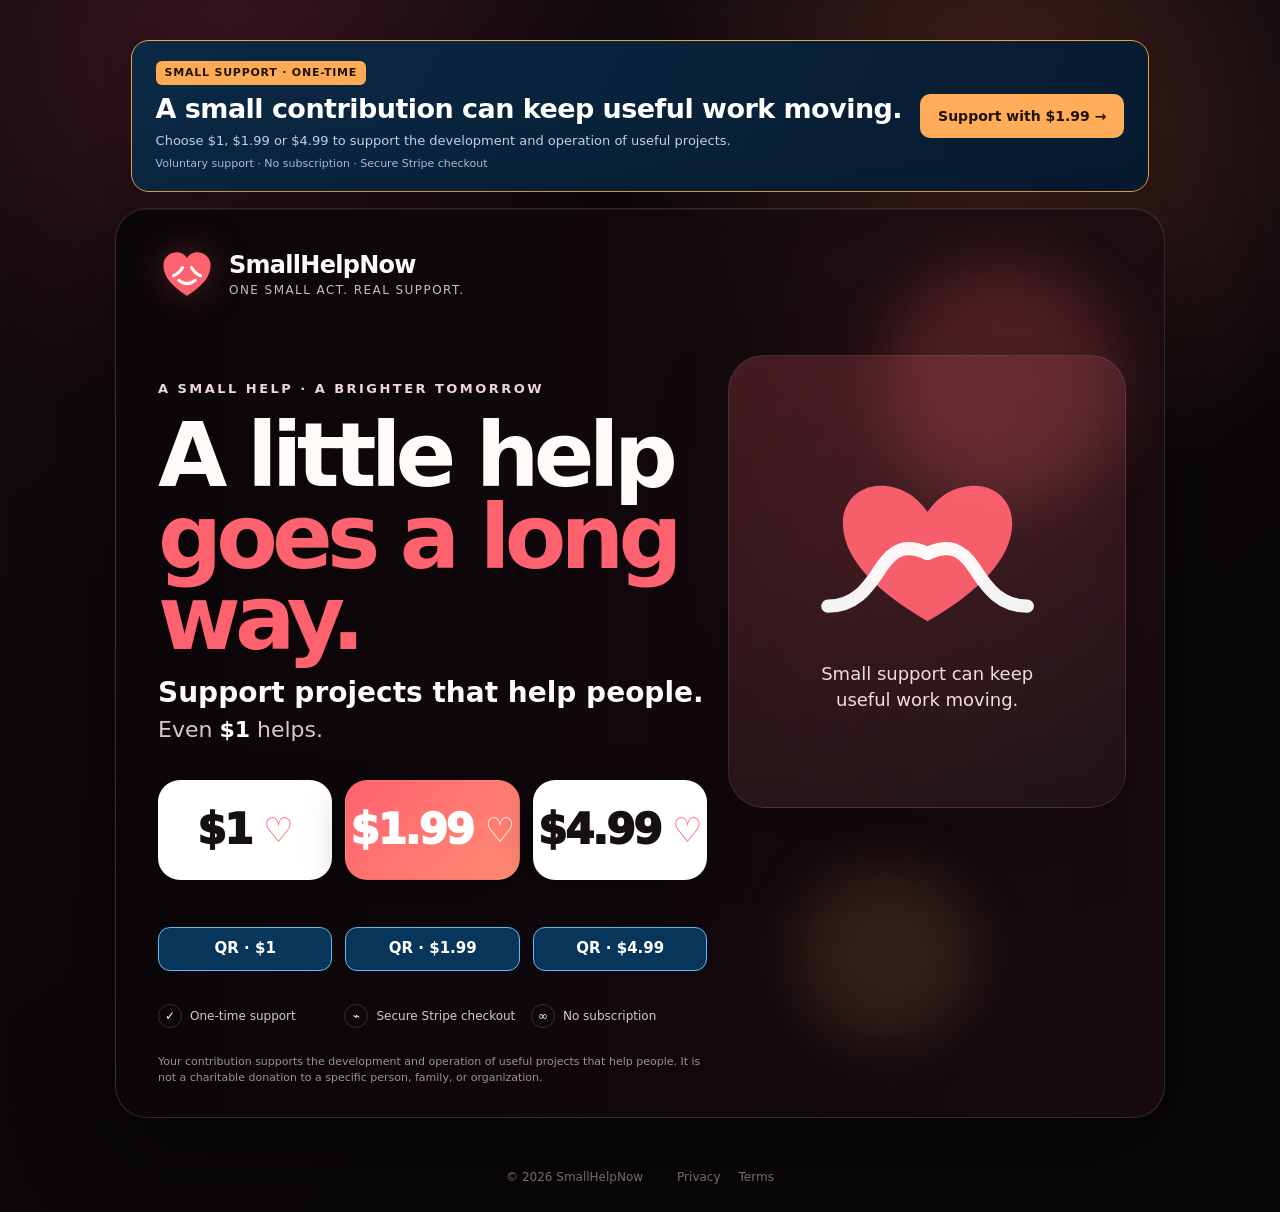
<file: index.html>
<!doctype html>
<html lang="en">
<head>
  <meta charset="utf-8" />
  <meta name="viewport" content="width=device-width,initial-scale=1,viewport-fit=cover" />
  <meta name="theme-color" content="#1b0d13" />
  <meta name="description" content="A little help goes a long way. Support useful projects that help people with a one-time contribution." />
  <meta name="robots" content="index,follow" />
  <title>SmallHelpNow — A little help goes a long way</title>
  <link rel="icon" href="/favicon.svg" type="image/svg+xml" />
  <link rel="stylesheet" href="/styles.css" />
<link rel="stylesheet" href="/payment-qr.css"><style id="homepage-offer-style">
#homepage-offer{box-sizing:border-box;display:flex;align-items:center;justify-content:space-between;gap:18px;max-width:1120px;margin:16px auto;padding:20px 24px;border:1px solid #eaa044;border-radius:18px;background:linear-gradient(115deg,#0b2945,#071b30);color:#f7fbff;font-family:inherit;box-shadow:0 10px 32px #0003}
#homepage-offer .offer-copy{min-width:0}#homepage-offer .offer-label{display:inline-flex;align-items:center;gap:7px;border-radius:6px;padding:5px 9px;margin:0 0 8px;background:#ffab55;color:#211304;font-size:11px;font-weight:900;letter-spacing:.07em;line-height:1.3}
#homepage-offer .offer-title{display:block;margin:0;font-size:clamp(19px,2.4vw,27px);font-weight:850;line-height:1.18;letter-spacing:-.02em;color:#fff}
#homepage-offer .offer-detail{margin:7px 0 0;color:#c1d4e4;font-size:13px;line-height:1.45}#homepage-offer s{color:#9eb2c5;margin-right:7px}
#homepage-offer .offer-note{display:block;margin-top:5px;color:#abc1d5;font-size:11px;line-height:1.4}
#homepage-offer .offer-action{display:inline-flex;align-items:center;justify-content:center;flex-shrink:0;min-height:44px;padding:12px 18px;border:0;border-radius:10px;background:#ffad59;color:#211304;font-family:inherit;font-size:14px;font-weight:800;line-height:1.3;text-decoration:none;cursor:pointer;white-space:nowrap}
#homepage-offer .offer-action:hover{background:#ffc384}#homepage-offer .offer-action:focus-visible{outline:3px solid #fff;outline-offset:4px}
@media(max-width:600px){#homepage-offer{margin:10px 12px;padding:15px;gap:12px;flex-wrap:wrap}#homepage-offer .offer-action{width:100%;box-sizing:border-box}#homepage-offer .offer-title{font-size:21px}#homepage-offer .offer-detail{font-size:12px}}
@media(prefers-reduced-motion:no-preference){#homepage-offer .offer-action{transition:background .15s}}
</style>
</head>
<body>
  <main class="page">
<section id="homepage-offer" aria-label="Current support options"><div class="offer-copy"><span class="offer-label">SMALL SUPPORT · ONE-TIME</span><strong class="offer-title">A small contribution can keep useful work moving.</strong><p class="offer-detail">Choose $1, $1.99 or $4.99 to support the development and operation of useful projects.</p><small class="offer-note">Voluntary support · No subscription · Secure Stripe checkout</small></div><a class="offer-action" href="/checkout.html?amount=1.99">Support with $1.99 →</a></section>
    <section class="hero" aria-labelledby="title">
      <div class="glow glow-one"></div>
      <div class="glow glow-two"></div>

      <div class="brand" aria-label="SmallHelpNow">
        <div class="brand-mark" aria-hidden="true">
          <svg viewBox="0 0 64 64" fill="none">
            <path d="M32 56C15 45 6 35 6 22.5 6 13.9 12.8 8 20.7 8c4.8 0 9.1 2.5 11.3 6.4C34.2 10.5 38.5 8 43.3 8 51.2 8 58 13.9 58 22.5 58 35 49 45 32 56Z" fill="currentColor"/>
            <path d="M17 34c4-1.5 7.5-4.6 10.1-9.1M47 34c-4-1.5-7.5-4.6-10.1-9.1" stroke="#fff" stroke-width="3.4" stroke-linecap="round"/>
            <path d="M23 39c2.9 2.4 5.9 3.6 9 3.6S38.1 41.4 41 39" stroke="#fff" stroke-width="3.4" stroke-linecap="round"/>
          </svg>
        </div>
        <div>
          <div class="brand-name">SmallHelpNow</div>
          <div class="brand-note">One small act. Real support.</div>
        </div>
      </div>

      <div class="symbol-card" aria-hidden="true">
        <div class="symbol-hands">
          <svg viewBox="0 0 160 110" fill="none">
            <path d="M80 91c-28-16-45-34-45-52 0-12 9-20 20-20 10 0 19 5 25 14 6-9 15-14 25-14 11 0 20 8 20 20 0 18-17 36-45 52Z" fill="currentColor" opacity=".95"/>
            <path d="M27 83c14 0 21-9 28-20 7-11 14-13 25-8" stroke="#fff" stroke-width="7" stroke-linecap="round" opacity=".95"/>
            <path d="M133 83c-14 0-21-9-28-20-7-11-14-13-25-8" stroke="#fff" stroke-width="7" stroke-linecap="round" opacity=".95"/>
          </svg>
        </div>
        <div class="symbol-copy">Small support can keep useful work moving.</div>
      </div>

      <div class="copy">
        <div class="eyebrow">A SMALL HELP · A BRIGHTER TOMORROW</div>
        <h1 id="title">A little help<br><span>goes a long way.</span></h1>
        <p class="lead">Support projects that help people.</p>
        <p class="sublead">Even <strong>$1</strong> helps.</p>
      </div>

      <div class="support" aria-label="Choose a one-time support amount">
        <a class="amount" href="/checkout.html?amount=1" rel="noopener" data-amount="1">
          <span class="amount-value">$1</span><span class="heart">♡</span>
        </a>
        <a class="amount featured" href="/checkout.html?amount=1.99" rel="noopener" data-amount="1.99">
          <span class="amount-value">$1.99</span><span class="heart">♡</span>
        </a>
        <a class="amount" href="/checkout.html?amount=4.99" rel="noopener" data-amount="4.99">
          <span class="amount-value">$4.99</span><span class="heart">♡</span>
        </a>
      </div>

      <div class="support" aria-label="Pay support by QR"><a class="qr-entry" href="/checkout.html?amount=1&amp;method=qr">QR · $1</a><a class="qr-entry" href="/checkout.html?amount=1.99&amp;method=qr">QR · $1.99</a><a class="qr-entry" href="/checkout.html?amount=4.99&amp;method=qr">QR · $4.99</a></div><div class="trust">
        <div><span class="trust-icon">✓</span><span>One-time support</span></div>
        <div><span class="trust-icon">⌁</span><span>Secure Stripe checkout</span></div>
        <div><span class="trust-icon">∞</span><span>No subscription</span></div>
      </div>

      <p class="fineprint">Your contribution supports the development and operation of useful projects that help people. It is not a charitable donation to a specific person, family, or organization.</p>
    </section>
  </main>

  <footer>
    <span>© 2026 SmallHelpNow</span>
    <nav><a href="/privacy.html">Privacy</a><a href="/terms.html">Terms</a></nav>
  </footer>

  <script>
    document.querySelectorAll('[data-amount]').forEach((link) => {
      link.addEventListener('click', () => {
        try { sessionStorage.setItem('smallhelp_amount', link.dataset.amount); } catch {}
      });
    });
  </script>
<script src="/live-tracker.js" defer></script>
</body>
</html>
</file>
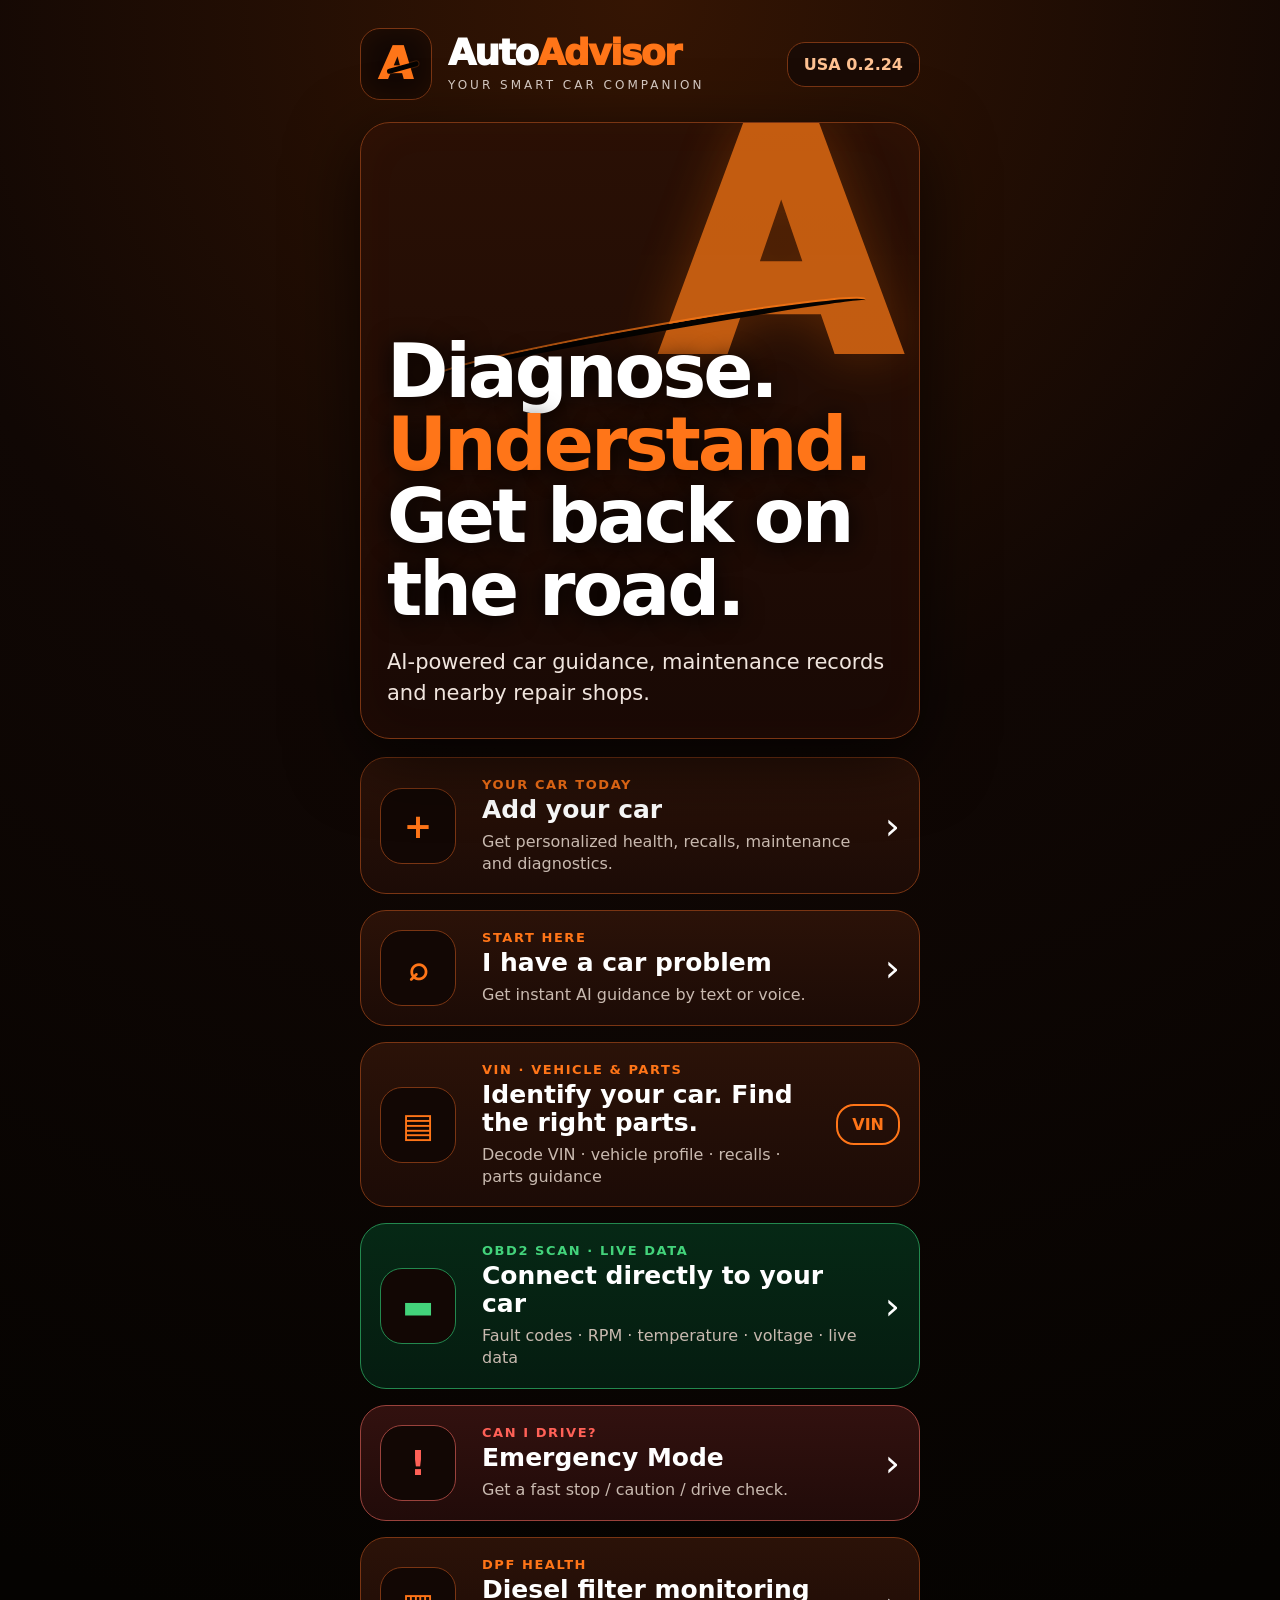
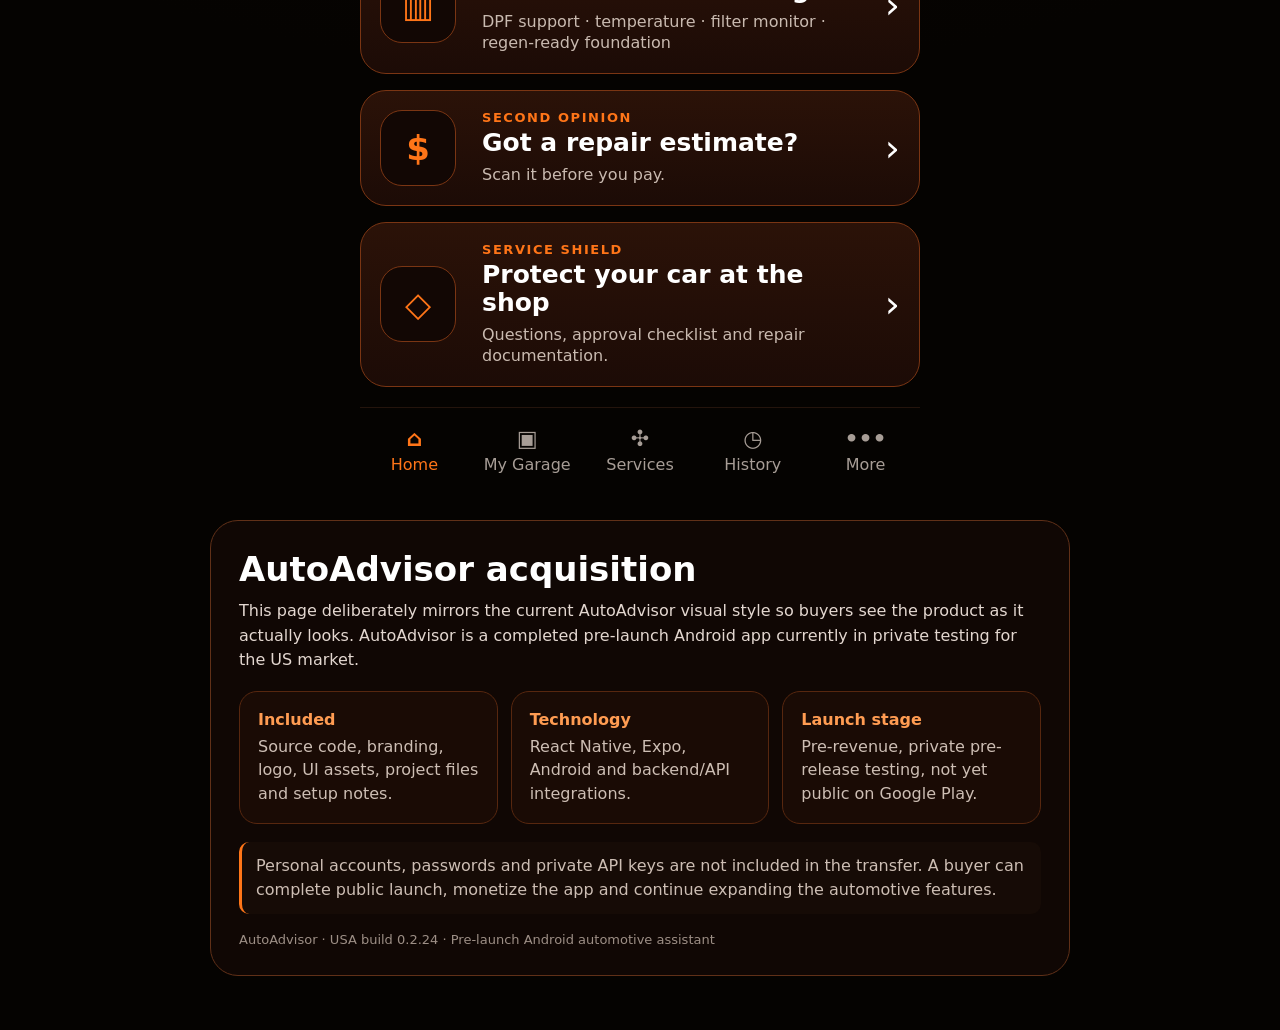
<file: autoadvisor/index.html>
<!doctype html>
<html lang="en">
<head>
<meta charset="utf-8">
<meta name="viewport" content="width=device-width,initial-scale=1,viewport-fit=cover">
<title>AutoAdvisor — Smart Car Companion</title>
<meta name="description" content="AutoAdvisor is a completed pre-launch Android automotive assistant for the US market with AI guidance, VIN, recalls, OBD2, DPF health, maintenance, Emergency Mode, Second Opinion and Service Shield.">
<meta name="theme-color" content="#050301">
<style>
:root{
  --bg:#050301;
  --panel:#231006;
  --panel2:#180a05;
  --orange:#ff7518;
  --orange2:#ff9a42;
  --orange-dark:#7a3513;
  --text:#fff;
  --muted:#c9bab0;
  --green:#43d37b;
  --red:#ff6157;
}
*{box-sizing:border-box}
html{background:#050301}
body{
  margin:0;
  color:var(--text);
  background:
    radial-gradient(circle at 50% 0,#351503 0,#100704 28%,#050301 62%),
    #050301;
  font-family:Inter,ui-sans-serif,system-ui,-apple-system,Segoe UI,Roboto,Arial,sans-serif;
}
.page{max-width:980px;margin:0 auto;padding:18px 16px 54px}
.app-shell{max-width:560px;margin:0 auto}
.header{
  display:grid;
  grid-template-columns:74px 1fr auto;
  align-items:center;
  gap:14px;
  padding:10px 0 22px;
}
.logo-box{
  width:72px;height:72px;border:1.5px solid var(--orange-dark);
  border-radius:20px;background:#130804;display:grid;place-items:center;
  box-shadow:inset 0 0 28px #ff740012;
}
.logo-a{
  position:relative;font-size:44px;font-weight:950;line-height:1;color:var(--orange);
  transform:skew(-4deg)
}
.logo-a:after{
  content:"";position:absolute;left:8px;right:-6px;top:23px;height:5px;
  background:#050301;border-radius:999px;transform:rotate(-16deg);
  box-shadow:0 0 0 1px #ff751833
}
.brand{font-size:36px;font-weight:950;letter-spacing:-1.5px;line-height:.95}
.brand span{color:var(--orange)}
.tagline{margin-top:8px;color:#d8ccc5;letter-spacing:.25em;font-size:12px}
.version{
  border:1.5px solid var(--orange-dark);background:#1a0b05;color:#ffc292;
  border-radius:18px;padding:12px 16px;font-weight:850;white-space:nowrap
}
.hero{
  position:relative;overflow:hidden;border:1.5px solid var(--orange-dark);
  background:linear-gradient(180deg,#2a1005 0,#190905 100%);
  border-radius:30px;padding:42px 26px 30px;min-height:470px;
  box-shadow:0 20px 70px #000a,inset 0 0 50px #ff6a0008;
}
.hero:before{
  content:"A";position:absolute;right:28px;top:-22px;
  font-size:300px;font-weight:950;line-height:1;color:#ff7a16;
  opacity:.72;filter:drop-shadow(0 0 26px #ff730055);
}
.hero:after{
  content:"";position:absolute;left:74px;right:50px;top:204px;height:16px;
  border-radius:50%;border-top:6px solid #050301;transform:rotate(-10deg);
  box-shadow:0 -2px 0 #ff7a16aa;
}
.hero-copy{position:relative;z-index:2;margin-top:170px}
.hero h1{
  margin:0;font-size:clamp(46px,11vw,74px);line-height:.98;letter-spacing:-3px;
  text-shadow:0 3px 24px #000
}
.hero h1 span{color:var(--orange)}
.hero p{font-size:21px;line-height:1.45;color:#f0e5de;margin:22px 0 0}
.stack{display:grid;gap:16px;margin-top:18px}
.tile{
  border:1.5px solid var(--orange-dark);
  background:linear-gradient(180deg,#2b1208,#1c0b06);
  border-radius:26px;padding:19px 19px;
  display:grid;grid-template-columns:86px 1fr auto;gap:16px;align-items:center;
}
.tile.green{border-color:#23884e;background:linear-gradient(180deg,#062815,#051c10)}
.tile.red{border-color:#9a423c;background:linear-gradient(180deg,#32110f,#210b09)}
.icon{
  width:76px;height:76px;border:1.5px solid var(--orange-dark);border-radius:22px;
  display:grid;place-items:center;color:var(--orange);font-size:34px;font-weight:900;
  background:#120704
}
.green .icon{border-color:#23884e;color:var(--green)}
.red .icon{border-color:#9a423c;color:var(--red)}
.eyebrow{color:var(--orange);font-weight:900;letter-spacing:.12em;font-size:13px;margin-bottom:4px}
.green .eyebrow{color:var(--green)}
.red .eyebrow{color:var(--red)}
.tile h3{font-size:25px;line-height:1.12;margin:0 0 7px}
.tile p{margin:0;color:var(--muted);font-size:16px;line-height:1.35}
.arrow{font-size:38px;color:#fff}
.vin{font-weight:900;color:var(--orange);border:2px solid var(--orange);padding:9px 14px;border-radius:18px}
.bottom-nav{
  margin-top:20px;border-top:1px solid #24140c;padding-top:18px;
  display:grid;grid-template-columns:repeat(5,1fr);gap:4px;color:#a79d96;text-align:center
}
.nav-item b{display:block;font-size:22px;margin-bottom:4px}
.nav-item.active{color:var(--orange)}
.buyer{
  margin:46px auto 0;max-width:860px;border:1px solid #603018;border-radius:28px;
  background:#100704;padding:28px
}
.buyer h2{font-size:34px;margin:0 0 10px}
.buyer .lead{color:#e3d7d0;line-height:1.55;margin:0 0 18px}
.buy-grid{display:grid;grid-template-columns:repeat(3,1fr);gap:13px}
.buy-card{background:#1a0b05;border:1px solid #57270f;border-radius:18px;padding:18px}
.buy-card strong{display:block;color:#ff9c52;margin-bottom:6px}
.buy-card span{color:#cdbeb4;line-height:1.45}
.note{
  margin-top:18px;border-left:3px solid var(--orange);padding:12px 14px;
  background:#160b06;color:#cdbeb4;line-height:1.5;border-radius:10px
}
.small{font-size:13px;color:#9d8f86;margin-top:18px}
@media(max-width:620px){
  .page{padding:12px 12px 40px}
  .header{grid-template-columns:62px 1fr auto;gap:10px}
  .logo-box{width:60px;height:60px;border-radius:17px}
  .logo-a{font-size:38px}
  .brand{font-size:29px}
  .tagline{font-size:9px;letter-spacing:.2em}
  .version{font-size:12px;padding:10px 11px}
  .hero{min-height:435px;padding:28px 20px 24px}
  .hero:before{font-size:250px;right:3px;top:0}
  .hero:after{left:48px;right:22px;top:190px}
  .hero-copy{margin-top:165px}
  .hero h1{font-size:52px}
  .hero p{font-size:18px}
  .tile{grid-template-columns:72px 1fr auto;padding:16px 14px;gap:12px}
  .icon{width:66px;height:66px;border-radius:19px;font-size:30px}
  .tile h3{font-size:21px}
  .tile p{font-size:14px}
  .buyer{padding:21px 16px;margin-top:34px}
  .buyer h2{font-size:29px}
  .buy-grid{grid-template-columns:1fr}
}
</style>
</head>
<body>
<main class="page">
  <section class="app-shell" aria-label="AutoAdvisor app design preview">
    <header class="header">
      <div class="logo-box"><div class="logo-a">A</div></div>
      <div>
        <div class="brand">Auto<span>Advisor</span></div>
        <div class="tagline">YOUR SMART CAR COMPANION</div>
      </div>
      <div class="version">USA 0.2.24</div>
    </header>

    <section class="hero">
      <div class="hero-copy">
        <h1>Diagnose.<br><span>Understand.</span><br>Get back on the road.</h1>
        <p>AI-powered car guidance, maintenance records and nearby repair shops.</p>
      </div>
    </section>

    <div class="stack">
      <article class="tile">
        <div class="icon">+</div>
        <div><div class="eyebrow">YOUR CAR TODAY</div><h3>Add your car</h3><p>Get personalized health, recalls, maintenance and diagnostics.</p></div>
        <div class="arrow">›</div>
      </article>

      <article class="tile">
        <div class="icon">⌕</div>
        <div><div class="eyebrow">START HERE</div><h3>I have a car problem</h3><p>Get instant AI guidance by text or voice.</p></div>
        <div class="arrow">›</div>
      </article>

      <article class="tile">
        <div class="icon">▤</div>
        <div><div class="eyebrow">VIN · VEHICLE & PARTS</div><h3>Identify your car. Find the right parts.</h3><p>Decode VIN · vehicle profile · recalls · parts guidance</p></div>
        <div class="vin">VIN</div>
      </article>

      <article class="tile green">
        <div class="icon">▬</div>
        <div><div class="eyebrow">OBD2 SCAN · LIVE DATA</div><h3>Connect directly to your car</h3><p>Fault codes · RPM · temperature · voltage · live data</p></div>
        <div class="arrow">›</div>
      </article>

      <article class="tile red">
        <div class="icon">!</div>
        <div><div class="eyebrow">CAN I DRIVE?</div><h3>Emergency Mode</h3><p>Get a fast stop / caution / drive check.</p></div>
        <div class="arrow">›</div>
      </article>

      <article class="tile">
        <div class="icon">▥</div>
        <div><div class="eyebrow">DPF HEALTH</div><h3>Diesel filter monitoring</h3><p>DPF support · temperature · filter monitor · regen-ready foundation</p></div>
        <div class="arrow">›</div>
      </article>

      <article class="tile">
        <div class="icon">$</div>
        <div><div class="eyebrow">SECOND OPINION</div><h3>Got a repair estimate?</h3><p>Scan it before you pay.</p></div>
        <div class="arrow">›</div>
      </article>

      <article class="tile">
        <div class="icon">◇</div>
        <div><div class="eyebrow">SERVICE SHIELD</div><h3>Protect your car at the shop</h3><p>Questions, approval checklist and repair documentation.</p></div>
        <div class="arrow">›</div>
      </article>
    </div>

    <nav class="bottom-nav">
      <div class="nav-item active"><b>⌂</b>Home</div>
      <div class="nav-item"><b>▣</b>My Garage</div>
      <div class="nav-item"><b>✣</b>Services</div>
      <div class="nav-item"><b>◷</b>History</div>
      <div class="nav-item"><b>•••</b>More</div>
    </nav>
  </section>

  <section class="buyer" id="acquisition">
    <h2>AutoAdvisor acquisition</h2>
    <p class="lead">This page deliberately mirrors the current AutoAdvisor visual style so buyers see the product as it actually looks. AutoAdvisor is a completed pre-launch Android app currently in private testing for the US market.</p>
    <div class="buy-grid">
      <div class="buy-card"><strong>Included</strong><span>Source code, branding, logo, UI assets, project files and setup notes.</span></div>
      <div class="buy-card"><strong>Technology</strong><span>React Native, Expo, Android and backend/API integrations.</span></div>
      <div class="buy-card"><strong>Launch stage</strong><span>Pre-revenue, private pre-release testing, not yet public on Google Play.</span></div>
    </div>
    <div class="note">Personal accounts, passwords and private API keys are not included in the transfer. A buyer can complete public launch, monetize the app and continue expanding the automotive features.</div>
    <div class="small">AutoAdvisor · USA build 0.2.24 · Pre-launch Android automotive assistant</div>
  </section>
</main>
</body>
</html>
</file>
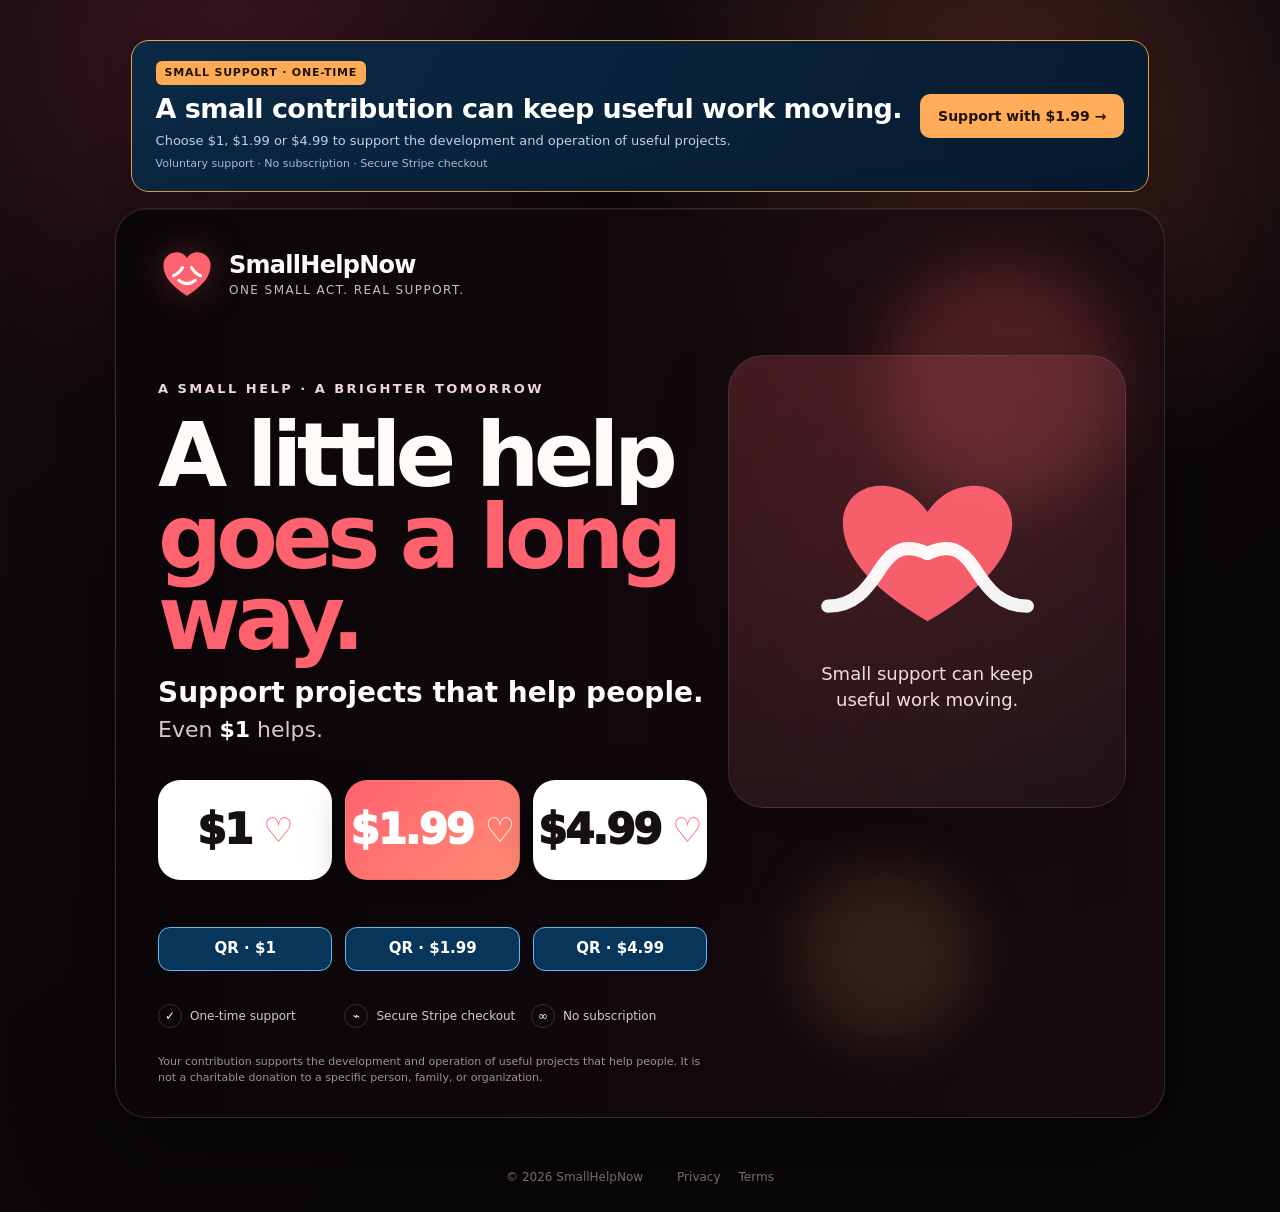
<file: checkout.html>
<!doctype html><html lang="en-US"><head><meta charset="utf-8"><meta name="viewport" content="width=device-width,initial-scale=1"><meta name="robots" content="noindex,nofollow"><meta name="referrer" content="no-referrer"><title>Secure payment | SmallHelpNow</title><link rel="stylesheet" href="/payment-qr.css"></head><body class="qr-page-body"><main class="qr-page"><a href="/">← SmallHelpNow</a><h1>Continue to secure payment</h1><p>Pay securely with card, eligible Google Pay, or a QR payment link.</p><p>Voluntary one-time support · no subscription. Not a charitable donation.</p><p><strong id="selectedPlan"></strong> <strong id="selectedPrice"></strong></p><p id="checkoutStatus" role="status">Preparing checkout…</p><button id="checkoutRetry" class="qr-entry" type="button" hidden>Try again</button><a id="checkoutContinue" class="qr-entry" hidden>Continue to Stripe</a><button id="checkoutQr" class="qr-entry" type="button" hidden>Pay by QR code</button><p><a href="/">Back to website</a></p></main><script src="/payment-qr.js?v=20261003-1"></script><script src="/checkout.js?v=20261003-qr1"></script></body></html>
</file>
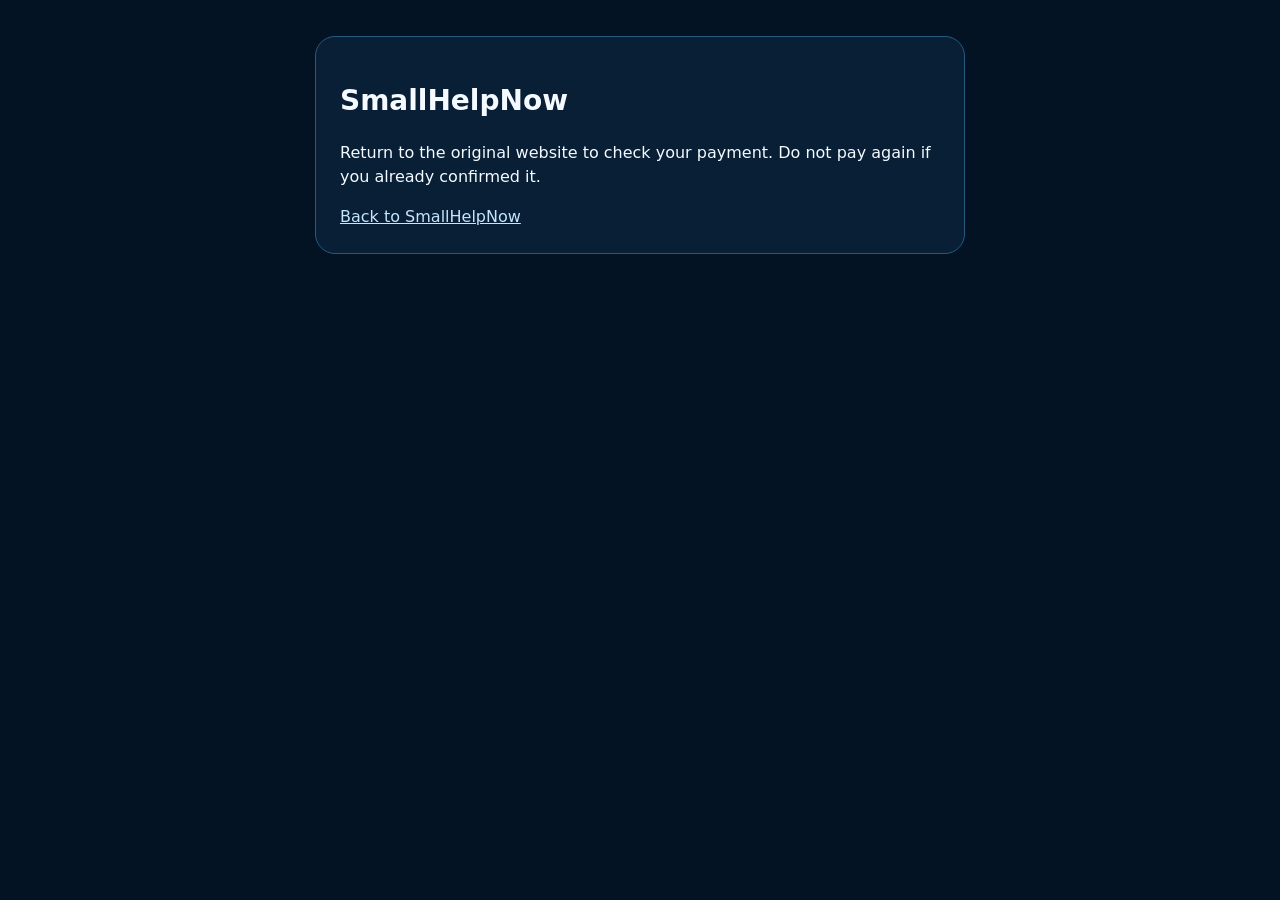
<file: payment-return.html>
<!doctype html><html lang="en-US"><head><meta charset="utf-8"><meta name="viewport" content="width=device-width,initial-scale=1"><meta name="robots" content="noindex,nofollow"><meta name="referrer" content="no-referrer"><title>Payment confirmation | SmallHelpNow</title><link rel="stylesheet" href="/payment-qr.css"></head><body class="qr-page-body"><main class="qr-page"><h1>SmallHelpNow</h1><p id="paymentReturnStatus" role="status">Checking payment confirmation…</p><a href="/">Back to SmallHelpNow</a></main><script src="/payment-return.js?v=20261003-1"></script></body></html>
</file>
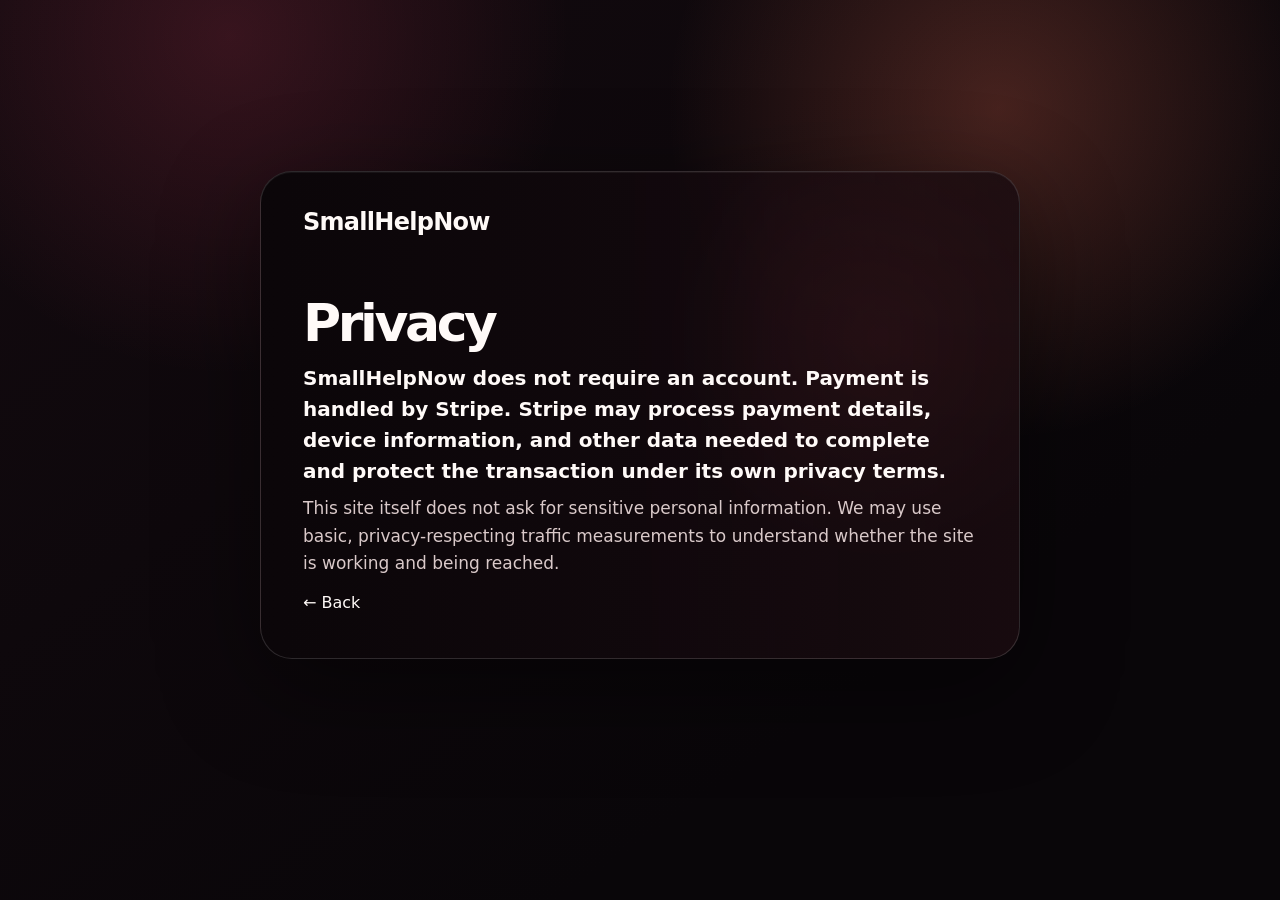
<file: privacy.html>
<!doctype html><html lang="en"><head><meta charset="utf-8"><meta name="viewport" content="width=device-width,initial-scale=1"><title>Privacy · SmallHelpNow</title><link rel="stylesheet" href="/styles.css"></head><body><main class="page"><section class="hero" style="min-height:auto;max-width:760px"><div class="brand"><div class="brand-name">SmallHelpNow</div></div><div class="copy" style="width:100%;padding-top:45px"><h1 style="font-size:52px">Privacy</h1><p class="lead" style="font-size:20px;line-height:1.55">SmallHelpNow does not require an account. Payment is handled by Stripe. Stripe may process payment details, device information, and other data needed to complete and protect the transaction under its own privacy terms.</p><p class="sublead" style="font-size:17px;line-height:1.6">This site itself does not ask for sensitive personal information. We may use basic, privacy-respecting traffic measurements to understand whether the site is working and being reached.</p><p><a href="/">← Back</a></p></div></section></main></body></html>
</file>
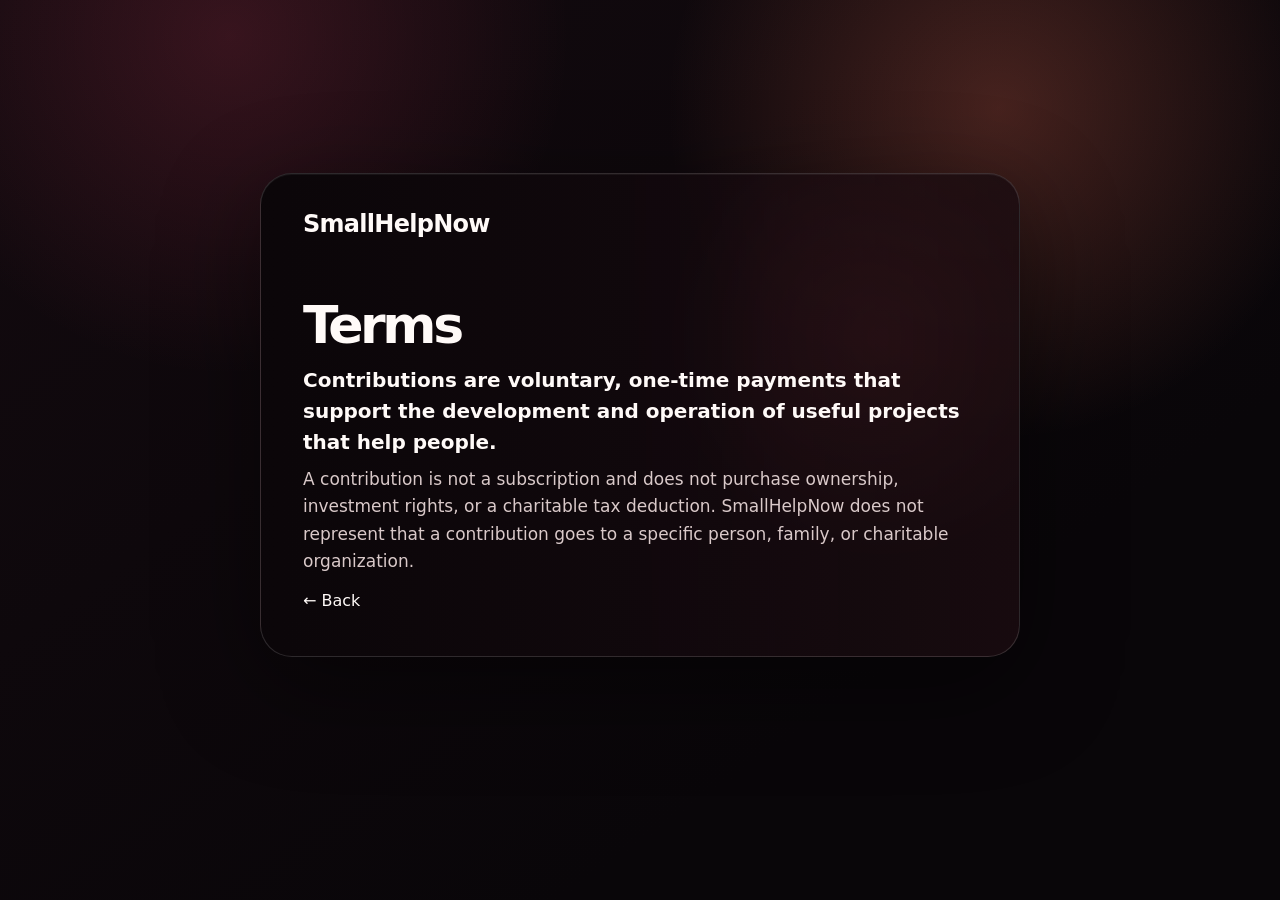
<file: terms.html>
<!doctype html><html lang="en"><head><meta charset="utf-8"><meta name="viewport" content="width=device-width,initial-scale=1"><title>Terms · SmallHelpNow</title><link rel="stylesheet" href="/styles.css"></head><body><main class="page"><section class="hero" style="min-height:auto;max-width:760px"><div class="brand"><div class="brand-name">SmallHelpNow</div></div><div class="copy" style="width:100%;padding-top:45px"><h1 style="font-size:52px">Terms</h1><p class="lead" style="font-size:20px;line-height:1.55">Contributions are voluntary, one-time payments that support the development and operation of useful projects that help people.</p><p class="sublead" style="font-size:17px;line-height:1.6">A contribution is not a subscription and does not purchase ownership, investment rights, or a charitable tax deduction. SmallHelpNow does not represent that a contribution goes to a specific person, family, or charitable organization.</p><p><a href="/">← Back</a></p></div></section></main></body></html>
</file>
<file: styles.css>
:root{
  --bg:#130a0f;
  --bg2:#211018;
  --ink:#fffaf8;
  --muted:#d9c9c9;
  --coral:#ff626f;
  --coral2:#ff8b72;
  --line:rgba(255,255,255,.14);
  --card:rgba(255,255,255,.07);
}
*{box-sizing:border-box}
html{background:var(--bg);color-scheme:dark}
body{margin:0;min-height:100vh;background:
  radial-gradient(circle at 78% 12%,rgba(255,119,90,.24),transparent 26%),
  radial-gradient(circle at 18% 4%,rgba(255,75,111,.16),transparent 25%),
  linear-gradient(145deg,var(--bg),#090609 72%);color:var(--ink);font-family:Inter,ui-sans-serif,system-ui,-apple-system,BlinkMacSystemFont,"Segoe UI",sans-serif}
a{color:inherit;text-decoration:none}
.page{min-height:calc(100vh - 70px);display:grid;place-items:center;padding:24px}
.hero{position:relative;overflow:hidden;width:min(100%,1050px);min-height:680px;border:1px solid var(--line);border-radius:32px;padding:36px 42px 30px;background:
  linear-gradient(90deg,rgba(11,6,9,.98) 0%,rgba(16,8,12,.97) 45%,rgba(22,10,15,.78) 67%,rgba(26,12,16,.86) 100%),
  radial-gradient(circle at 82% 34%,rgba(255,93,103,.30),transparent 32%);
  box-shadow:0 28px 100px rgba(0,0,0,.48),inset 0 1px 0 rgba(255,255,255,.05)}
.glow{position:absolute;border-radius:50%;filter:blur(28px);pointer-events:none}.glow-one{width:240px;height:240px;background:#ff646f33;right:4%;top:6%}.glow-two{width:180px;height:180px;background:#ffa36a22;right:18%;bottom:8%}
.brand{position:relative;z-index:2;display:flex;align-items:center;gap:13px}.brand-mark{width:58px;height:58px;color:var(--coral);filter:drop-shadow(0 0 18px rgba(255,98,111,.28))}.brand-mark svg{width:100%;height:100%}.brand-name{font-size:24px;font-weight:900;letter-spacing:-.03em}.brand-note{margin-top:4px;color:#cdbbbb;font-size:12px;letter-spacing:.12em;text-transform:uppercase}
.copy{position:relative;z-index:2;width:57%;padding-top:78px}.eyebrow{font-size:13px;letter-spacing:.19em;color:#ead7d6;font-weight:800}.copy h1{margin:19px 0 16px;font-size:clamp(56px,7vw,92px);line-height:.91;letter-spacing:-.065em}.copy h1 span{color:var(--coral)}.lead{font-size:28px;margin:0 0 8px;font-weight:760}.sublead{font-size:22px;color:var(--muted);margin:0}.sublead strong{color:#fff}
.symbol-card{position:absolute;z-index:1;right:3.6%;top:16%;width:38%;height:50%;display:flex;flex-direction:column;justify-content:center;align-items:center;text-align:center;border:1px solid rgba(255,255,255,.10);border-radius:36px;background:linear-gradient(145deg,rgba(255,98,111,.20),rgba(255,255,255,.035));box-shadow:0 30px 75px rgba(0,0,0,.24);backdrop-filter:blur(12px)}.symbol-hands{width:76%;color:var(--coral)}.symbol-copy{max-width:260px;font-size:18px;line-height:1.45;color:#f3dddd}
.support{position:relative;z-index:2;width:57%;display:grid;grid-template-columns:repeat(3,1fr);gap:13px;margin-top:38px}.amount{min-height:100px;display:flex;align-items:center;justify-content:center;gap:12px;border:1px solid rgba(255,255,255,.18);border-radius:22px;background:#fff;color:#161014;box-shadow:0 14px 40px rgba(0,0,0,.25);transition:transform .16s ease,box-shadow .16s ease}.amount:hover,.amount:focus-visible{transform:translateY(-3px);box-shadow:0 18px 46px rgba(0,0,0,.34);outline:none}.amount.featured{background:linear-gradient(135deg,var(--coral),var(--coral2));color:white;border-color:transparent}.amount-value{font-size:42px;font-weight:950;letter-spacing:-.05em}.heart{font-size:34px;color:var(--coral)}.featured .heart{color:#fff}
.trust{position:relative;z-index:2;width:57%;display:grid;grid-template-columns:repeat(3,1fr);gap:10px;margin-top:24px;color:#d7c9c8;font-size:12px}.trust div{display:flex;align-items:center;gap:8px}.trust-icon{display:grid;place-items:center;width:24px;height:24px;border:1px solid rgba(255,255,255,.16);border-radius:50%;color:#fff}
.fineprint{position:relative;z-index:2;width:57%;margin:26px 0 0;color:#9f9092;font-size:11px;line-height:1.5}
footer{min-height:70px;padding:0 28px;display:flex;align-items:center;justify-content:center;gap:34px;color:#887a7c;font-size:12px}footer nav{display:flex;gap:18px}footer a:hover{color:#cbb8b9}
@media(max-width:780px){.page{padding:10px;align-items:start}.hero{min-height:0;border-radius:24px;padding:22px 18px 22px}.brand-mark{width:44px;height:44px}.brand-name{font-size:20px}.brand-note{font-size:9px}.symbol-card{position:relative;right:auto;top:auto;width:100%;height:210px;margin-top:22px;border-radius:24px}.symbol-hands{width:47%;max-width:190px}.symbol-copy{font-size:14px;max-width:240px}.copy{width:100%;padding-top:28px;text-align:center}.eyebrow{font-size:9px}.copy h1{font-size:53px;margin:13px 0 12px}.lead{font-size:22px}.sublead{font-size:18px}.support{width:100%;gap:8px;margin-top:25px}.amount{min-height:82px;border-radius:18px}.amount-value{font-size:33px}.heart{font-size:27px}.trust{width:100%;grid-template-columns:1fr;gap:8px;margin-top:19px;font-size:12px}.trust div{justify-content:center}.fineprint{width:100%;text-align:center;font-size:10px;margin-top:18px}footer{min-height:62px;flex-direction:column;gap:7px;padding:14px}}
@media(max-width:365px){.copy h1{font-size:47px}.amount{min-height:74px}.amount-value{font-size:29px}.heart{font-size:23px}}
@media(prefers-reduced-motion:reduce){.amount{transition:none}}
</file>
<file: payment-qr.css>
[hidden]{display:none!important}.qr-entry{display:inline-flex;justify-content:center;align-items:center;min-height:44px;padding:11px 17px;margin:9px 0;border:1px solid #63baf3;border-radius:12px;background:#07365a;color:#fff;font:700 15px/1.3 system-ui;text-decoration:none;cursor:pointer}.qr-entry:focus-visible,.qr-action:focus-visible,.qr-close:focus-visible{outline:3px solid #61e5bf;outline-offset:3px}.payment-qr-dialog{box-sizing:border-box;position:fixed;width:min(calc(100% - 24px),580px);max-height:calc(100dvh - 32px);overflow:auto;margin:auto;padding:25px;border:1px solid #2b648c;border-radius:20px;background:#071b30;color:#f4faff;font:16px/1.5 system-ui,-apple-system,Segoe UI,sans-serif;box-shadow:0 20px 90px #0009}.payment-qr-dialog::backdrop{background:#001020bd}.payment-qr-dialog h2{font-size:25px;padding-right:26px;margin:0 0 20px}.qr-close{position:absolute;top:10px;right:13px;width:44px;height:44px;border:0;border-radius:10px;background:#13354f;color:#fff;font-size:28px;cursor:pointer}.qr-payment{text-align:center}.qr-price strong{display:block;font-size:23px}.qr-price small{display:block;margin-top:5px;font-size:14px;color:#c5d9e9}.payment-qr-image{width:min(100%,320px);margin:18px auto;background:#fff;border-radius:6px;overflow:hidden;line-height:0}.payment-qr-image svg{display:block;width:100%;height:auto;shape-rendering:crispEdges}.qr-note{color:#b9cfdf;font-size:14px}.qr-actions{display:grid;grid-template-columns:1fr 1fr;gap:9px;margin:18px 0}.qr-action{display:flex;align-items:center;justify-content:center;box-sizing:border-box;min-height:44px;padding:10px;border:1px solid #488bbc;border-radius:10px;background:#0b3e64;color:#fff;font:700 14px/1.3 system-ui;text-decoration:none;cursor:pointer}.qr-actions #qrOpen{grid-column:1/-1}.qr-copy-input{box-sizing:border-box;width:100%;padding:10px;border-radius:8px}.payment-qr-dialog p[role=status]{font-size:14px;color:#a6eed8}.qr-page{max-width:600px;margin:24px auto;padding:24px;color:#f4faff;background:#081f36;border:1px solid #28597e;border-radius:20px;font:16px/1.5 system-ui}.qr-page-body{margin:0;padding:12px;background:#031323}.qr-page h1{font-size:28px}.qr-page a{color:#c5e4ff}.qr-page .qr-entry{color:#fff}@media(max-width:540px){.payment-qr-dialog{padding:20px}.payment-qr-image{width:min(100%,288px)}.qr-price strong{font-size:20px}}
</file>
